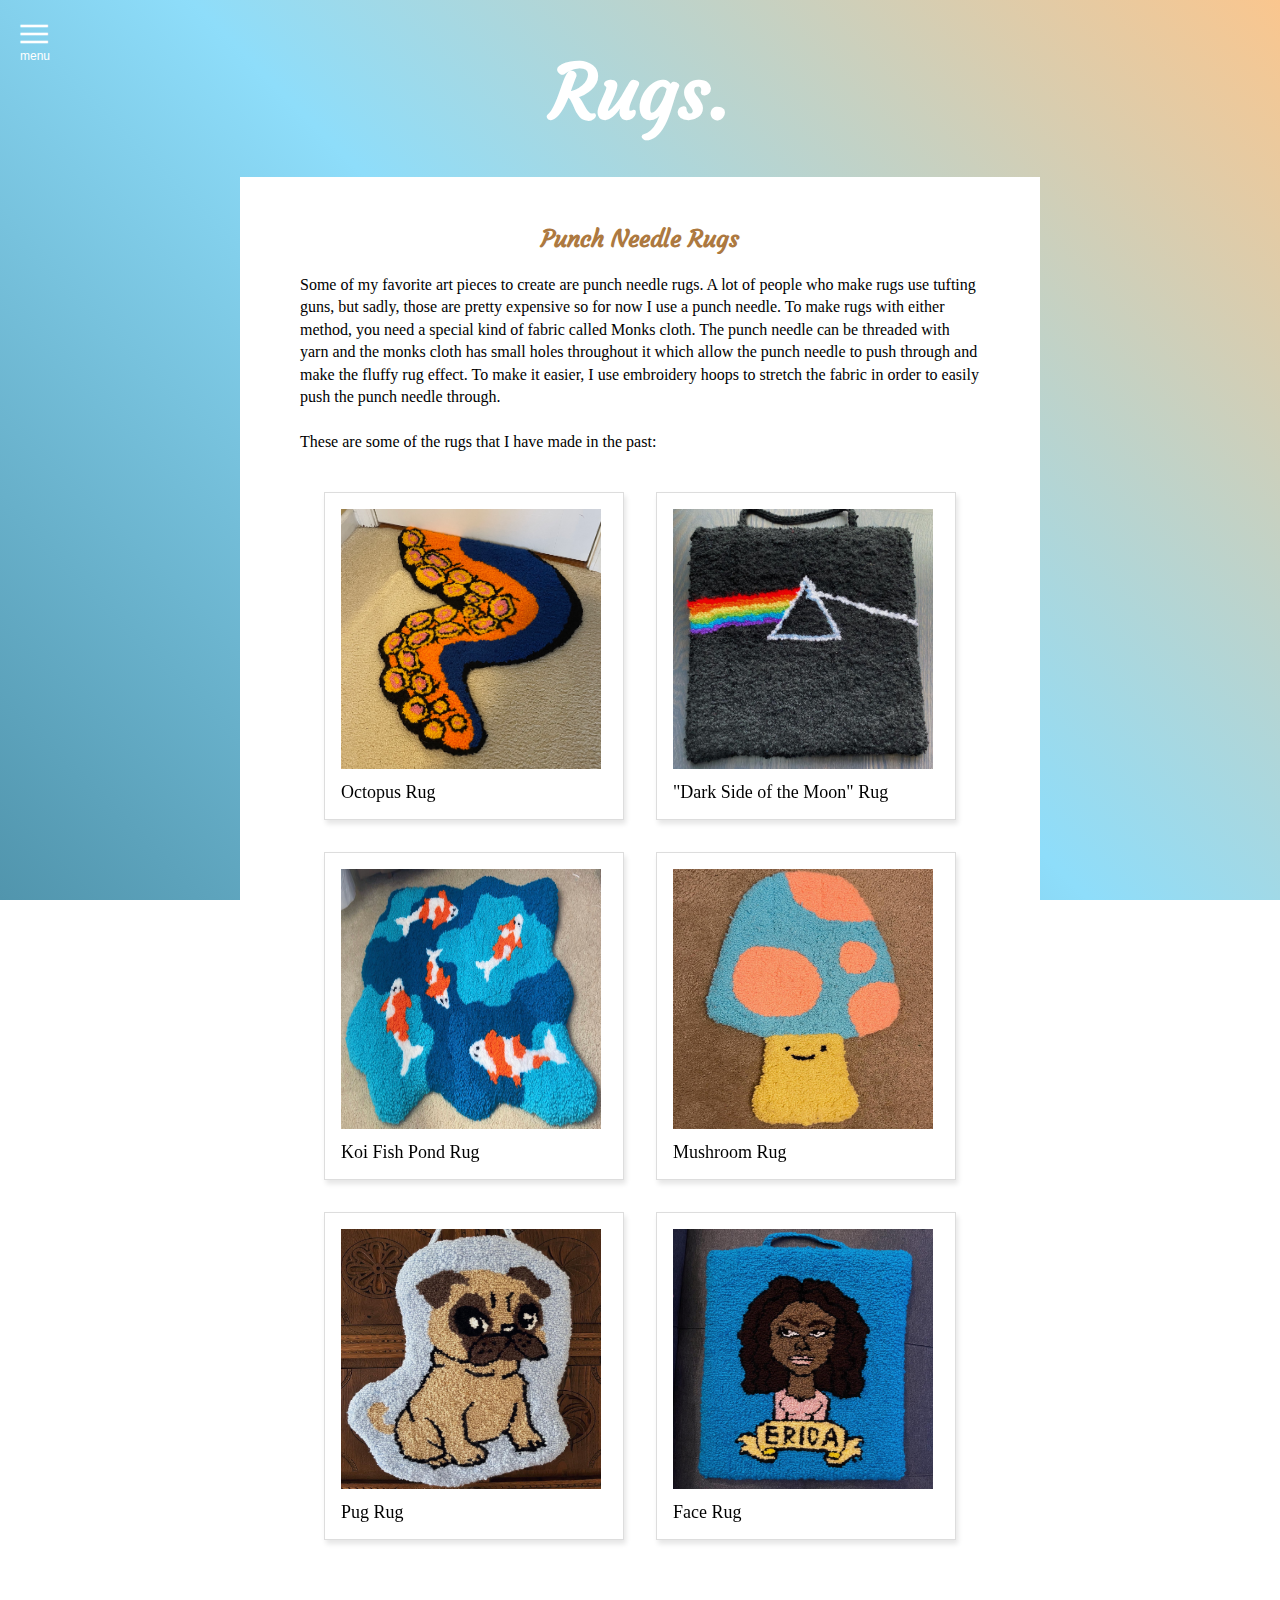
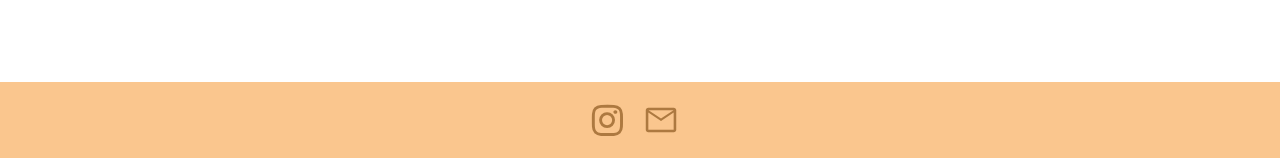
<file: rugs.html>
<!DOCTYPE html>
<html lang="en">
<!--
    I360 Web Design Template
-->
<head>
    <meta charset="UTF-8">
    <meta name="viewport" content="width=device-width, initial-scale=1.0">
    <meta http-equiv="X-UA-Compatible" content="ie=edge">
    <title>Final Project</title>
    <!-- resets browser defaults -->
    <link rel="stylesheet" type="text/css" href="css/normalize.css">
    <!-- custom styles -->
    <link rel="stylesheet" type="text/css" href="css/styles.css">
    <!-- Google Font -->
    <link rel="preconnect" href="https://fonts.googleapis.com">
    <link rel="preconnect" href="https://fonts.gstatic.com" crossorigin>
    <link href="https://fonts.googleapis.com/css2?family=Courgette&family=Montserrat&display=swap" rel="stylesheet">
    <!-- Animate.css -->
    <link rel="stylesheet" href="https://cdnjs.cloudflare.com/ajax/libs/animate.css/4.1.1/animate.min.css"/>
    <!-- Google Icon -->
    <link rel="stylesheet" href="https://fonts.googleapis.com/css2?family=Material+Symbols+Outlined:opsz,wght,FILL,GRAD@20..48,100..700,0..1,-50..200" />
    <link rel="stylesheet" href="https://fonts.googleapis.com/css2?family=Material+Symbols+Outlined:opsz,wght,FILL,GRAD@20..48,100..700,0..1,-50..200" />
    <!-- Hover CSS -->
	<link rel="stylesheet" href="plugins/hover/hover.css">
	<!-- Swipebox Plugin CSS -->
	<link rel="stylesheet" href="plugins/swipebox/css/swipebox.css">
    <!-- Instagram Icon - from W3Schools -->
    <link rel="stylesheet" href="https://cdnjs.cloudflare.com/ajax/libs/font-awesome/4.7.0/css/font-awesome.min.css">
</head>
<body>
    <h1 class="welcome animate__animated animate__bounce">Rugs.</h1>
    <!-- Navigation -->
		<nav id="mySidenav" class="sidenav">
			<ul>
				<li><a class="closebtn">&times;</a></li>
                <li><a href="index.html">Home</a></li>
				<li><a href="rugs.html">Rugs</a></li>
				<li><a href="crochet.html">Crochet</a></li>
				<li><a href="upcycling.html">Upcycling</a></li>
				<li><a href="sketching.html">Sketching</a></li>
			</ul>
		</nav>

		<!-- Use any element to open the sidenav -->
		<div class="openbtn">
			<span class="material-symbols-outlined menu-button">menu</span>
			<span class="menu-text">menu</span>
		</div>

		<div class="all-over-bkg"></div>
    
    <!-- Main Content -->
    <div class="container">
        <h2 class="center"> Punch Needle Rugs </h2>
        <p> 
            Some of my favorite art pieces to create are punch needle rugs. A lot of people who make rugs use 
            tufting guns, but sadly, those are pretty expensive so for now I use a punch needle. To make rugs with 
            either method, you need a special kind of fabric called Monks cloth. The punch needle can be threaded with yarn
            and the monks cloth has small holes throughout it which allow the punch needle to push through and make the fluffy
            rug effect. To make it easier, I use embroidery hoops to stretch the fabric in order to easily push the punch needle
            through.
            <br><br>
            These are some of the rugs that I have made in the past:
            <br><br>
        </p>

        <div class = "gallery">
            <a rel="gallery-1" href="images/rugs/octopus.jpeg" class="swipebox hvr-rotate" title="Octopus Rug">
                <figure>
                    <img src="images/rugs/octopus.jpeg" alt="octopus rug">
                    <figcaption>Octopus Rug</figcaption>
                </figure>
            </a>

            <a rel="gallery-1" href="images/rugs/floyd.JPG" class="swipebox hvr-rotate" title="Pink Floyd Rug">
                <figure>
                    <img src="images/rugs/floyd.JPG" alt="pink floyd rug">
                    <figcaption>"Dark Side of the Moon" Rug</figcaption>
                </figure>
            </a>

            <a rel="gallery-1" href="images/rugs/koi.jpg" class="swipebox hvr-rotate" title="Koi Fish Pond Rug">
                <figure>
                    <img src="images/rugs/koi.jpg" alt="koi fish rug">
                    <figcaption>Koi Fish Pond Rug</figcaption>
                </figure>
            </a>

            <a rel="gallery-1" href="images/rugs/mush.JPG" class="swipebox hvr-rotate" title="Mushroom Rug">
                <figure>
                    <img src="images/rugs/mush.JPG" alt="mushroom rug">
                    <figcaption>Mushroom Rug</figcaption>
                </figure>
            </a>

            <a rel="gallery-1" href="images/rugs/pug.JPG" class="swipebox hvr-rotate" title="Pug Rug">
                <figure>
                    <img src="images/rugs/pug.JPG" alt="pug rug">
                    <figcaption>Pug Rug</figcaption>
                </figure>
            </a>

            <a rel="gallery-1" href="images/rugs/erica.JPG" class="swipebox hvr-rotate" title="Erica Rug">
                <figure>
                    <img src="images/rugs/erica.JPG" alt="erica rug">
                    <figcaption>Face Rug</figcaption>
                </figure>
            </a>
        </div>

    </div>

    <footer>
        <div class="socials">
            <a href="https://www.instagram.com/kotten.designs/?hl=en" id="insta" class="fa fa-instagram hvr-shrink"></a>
            <a href="mailto:kotten@iu.edu" id="mail" class="material-symbols-outlined hvr-shrink">mail</a>
        </div>
    </footer>

    <!-- JAVASCRIPT -->
    <!-- Nav Bar -->
    <script src="js/nav.js"></script>
    <!-- Swipebox -->
    <script src="plugins/swipebox/lib/jquery-3.5.1.min.js"></script>
		<script src="plugins/swipebox/js/jquery.swipebox.js"></script>
		<script>
			;( function( $ ) {

				$( '.swipebox' ).swipebox();

			} )( jQuery );
		</script>
</body>
</html>
</file>
<file: css/styles.css>
/* natural box model */
html {
  box-sizing: border-box;
}
*, *:before, *:after {
  box-sizing: inherit;
}

/* UTILITIES */

/* hides an element on screen, but not from screen readers */
.sr-only {
  position: absolute;
  width: 1px;
  height: 1px;
  padding: 0;
  margin: -1px;
  overflow: hidden;
  clip: rect(0, 0, 0, 0);
  border: 0;
}

/* no break */
.nobr {
  white-space: nowrap;
}

/* START STYLES HERE */

/* Colors */
:root {
  --deepBlue: #5195AD;
  --lightestBlue: #ABE9FF;
  --lightBlue: #8EDDFA;
  --peach: #FAC68E;
  --tan: #AD7940;
}

/* Animate.css */
:root {
  --animate-duration: 800ms;
  --animate-delay: 0.9s;
}

.animate__animated.animate__bounce {
  --animate-duration: 2s;
}

/* Structure */
body {
  background: linear-gradient(45deg, var(--deepBlue), var(--lightBlue), var(--peach)) no-repeat center center fixed;
  background-size: cover;
}

.container {
  width: 100%;
  background: white;
  margin: 0 auto;
  padding-left: 60px;
  padding-right: 60px;
  padding-bottom: 60px;
  padding-top: 30px;
  margin-bottom: 50px;
}

.intro {
  display: flex;
  flex-flow: column wrap;
  padding-top: 10px;
  align-items: center;
}

/* Typography */

h1, p {
  font-family: 'Avenir';
}

h2 {
  font-family: 'Courgette', cursive;
  color: var(--tan);
}

p {
  line-height: 1.4em;
}

.welcome {
  font-family: 'Courgette', cursive;
  color: white;
  text-align: center;
  font-size: 75px;
  margin-bottom: 40px;

  animation: bounce; 
  animation-duration: 2s;
}

.intro-text {
  font-family: 'Montserrat', sans-serif;
  padding-top: 35px;
  font-size: 17px;
  text-align: center;
}

.name {
  font-family: 'Courgette', cursive;
  font-size: 22px;
  color: var(--deepBlue);
}

/* Images */

.intro-pic {
  width: 200px;
  height: 200px;
}

/* Horizontal Line */

hr {
  margin-top: 50px;
  margin-bottom: 20px;
  border-bottom: 1px solid var(--lightBlue);
}

/* Art Medium Buttons */

.button {
  background: linear-gradient(0.25turn, var(--peach), var(--deepBlue), var(--lightestBlue));
  border: none;
  color: white;
  padding: 15px 32px;
  text-align: center;
  text-decoration: none;
  display: inline-block;
  font-size: 30px;
  font-family: 'Avenir';
  font-weight: bold;
  margin-top: 45px;
}

.mediums {
  display: flex;
  flex-flow: column wrap;
}

/* Navigation */

.material-symbols-outlined {
  font-variation-settings:
  'FILL' 0,
  'wght' 500,
  'GRAD' 0,
  'opsz' 48
}

.openbtn {
    position: absolute;
    left: 20px;
    top: 10px;
    color: white;
    font-family: 'PT Sans', sans-serif;
}
.openbtn:hover {
    color: var(--peach);
    cursor: pointer;
}
.menu-button {
    font-size: 36px !important;
    position: relative;
    top: 6px;
    left: -4px;
}
.menu-text {
    font-size: 12px;
    display: block;
}
ul {
    margin: 0;
    padding: 0;
}
li {
    list-style-type: none;
}

/* The side navigation menu */
.all-over-bkg {
    display: none;
}

.is-visible {
    background-color: rgba(0,0,0,0.4);
    position: absolute;
    top: 0;
    left: 0;
    height: 100vh;
    width: 100%;
    z-index: 9999;
    display: block;
}

#mySidenav {
    z-index: 10000;
}

.sidenav {
    height: 100%; /* 100% Full-height */
    width: 0; /* 0 width - change this with JavaScript */
    position: fixed; /* Stay in place */
    z-index: 1; /* Stay on top */
    top: 0; /* Stay at the top */
    left: 0;
    overflow-x: hidden; /* Disable horizontal scroll */
    padding-top: 60px; /* Place content 60px from the top */
    transition: 0.5s; /* 0.5 second transition effect to slide in the sidenav */
    background-color: var(--lightestBlue);  
}
  
/* The navigation menu links */
.sidenav a {
    padding: 8px 8px 8px 32px;
    text-decoration: none;
    font-size: 25px;
    color: #818181;
    display: block;
    transition: 0.3s;
    font-family: 'Avenir';
    color: black;
}

/* When you mouse over the navigation links, change their color */
.sidenav a:hover {
    color: grey;
}

/* Position and style the close button (top right corner) */
.sidenav .closebtn {
    position: absolute;
    top: 0;
    right: 25px;
    font-size: 36px;
    margin-left: 50px;
}

/* Gallery Items */

.item {
  margin: 0.5em;
}

.gallery a {
  text-decoration: none;
  color: black;
}

.gallery figure:hover {
  opacity: 0.92;
}

.gallery figure {
  margin: 0 16px 32px;
  padding: 1.0em;
  background-color: white;
  border: thin solid #ddd;
  box-shadow: 2px 4px 5px rgba(230, 230, 230, 1);
  max-width: 300px;
}

.gallery figure img {
  width: 260px;
  height: 260px;
}

.gallery figcaption {
  padding-top: 0.5em;
  font-family: 'Avenir';
  font-size: 18px;
  width: 300px;
}

.gallery {
  display: flex;
  flex-flow: row wrap;
  justify-content: center;
}

/* Star Icon */
.material-symbols-outlined .star {
  font-variation-settings:
  'FILL' 0,
  'wght' 400,
  'GRAD' 0,
  'opsz' 48
}

/* Crochet */
.david {
  width: 300px;
  height: 270px;
  border-radius: 25%;
  border: 15px solid var(--lightBlue);
  margin: 15px 0px;
}

.crochet-intro {
  display: flex;
  flex-flow: column nowrap;
  align-items: center;
}

.crochet-intro-text {
  margin-top: 0px;
}

.crochet-text {
  display: flex;
  flex-flow: column nowrap;
  text-align: center;
  margin-top: 5px;
}

.center {
  text-align: center;
}

/* SLIDESHOW - from W3Schools */

/* Slideshow container */
.slideshow-container {
  max-width: 1000px;
  position: relative;
  margin: auto;
}

/* Hide the images by default */
.mySlides {
  display: none;
}

/* Next & previous buttons */
.prev, .next {
  cursor: pointer;
  position: absolute;
  top: 50%;
  width: auto;
  margin-top: -22px;
  padding: 16px;
  color: white;
  font-weight: bold;
  font-size: 18px;
  transition: 0.6s ease;
  border-radius: 0 3px 3px 0;
  user-select: none;
}

/* Position the "next button" to the right */
.next {
  right: 0;
  border-radius: 3px 0 0 3px;
}

/* On hover, add a black background color with a little bit see-through */
.prev:hover, .next:hover {
  background-color: rgba(0,0,0,0.8);
}

/* Caption text */
.text {
  color: black;
  background: var(--lightestBlue);
  font-size: 15px;
  padding: 8px 12px;
  display: inline-block;
  bottom: 8px;
  width: 100%;
  text-align: center;
  font-family: 'Avenir';
}

/* Number text (1/3 etc) */
.numbertext {
  color: #f2f2f2;
  font-size: 12px;
  padding: 8px 12px;
  position: absolute;
  top: 0;
}

/* The dots/bullets/indicators */
.dot {
  cursor: pointer;
  height: 15px;
  width: 15px;
  margin: 0 2px;
  background-color: #bbb;
  border-radius: 50%;
  display: inline-block;
  transition: background-color 0.6s ease;
}

.active, .dot:hover {
  background-color: #717171;
}

.fade {
  animation-name: fade;
  animation-duration: 1.5s;
}

/* Footer */
footer {
  background: var(--peach);
}

#insta {
  font-size: 36px;
  padding: 20px 10px;
  color: var(--tan);
  text-decoration: none;
}

#mail {
  font-size: 36px;
  padding: 20px 10px;
  color: var(--tan);
  text-decoration: none;
}

.socials {
  display: flex;
  flex-flow: row nowrap;
  justify-content: center;
  padding-right: 10px;
}


/* MEDIA QUERIES FROM SMALLEST TO LARGEST = MOBILE FIRST */
/* Extra small devices (portrait phones, less than 576px)
No media query for `xs` since this is the default */

/* Small devices (landscape phones, 576px and up) */
@media (min-width: 576px) { 
  .intro {
    flex-flow: row nowrap;
  } 
  .container {
    width: 100%;
  }
  .intro-text {
    padding-left: 50px;
    text-align: left;
  }
  .crochet-intro {
    flex-flow: row wrap;
    justify-content: center;
  }
  .crochet-text {
    padding-right: 40px;
  }
  hr {
    margin-top: 65px;
  }
}

/* Medium devices (tablets, 768px and up) */
@media (min-width: 768px) {
  .intro {
    flex-flow: row nowrap;
  } 
  .container {
    width: 800px;
  }
  .intro-text {
    padding-left: 50px;
    text-align: left;
  }
  .crochet-intro {
    flex-flow: row nowrap;
  }
  .crochet-text {
    padding-right: 40px;
  }
  hr {
    margin-top: 65px;
  }
}

/* Large devices (desktops, 992px and up) */
@media (min-width: 992px) {
  .intro {
    flex-flow: row nowrap;
  } 
  .container {
    width: 800px;
  }
  .intro-text {
    padding-left: 50px;
    text-align: left;
  }
  .crochet-intro {
    flex-flow: row nowrap;
  }
  .crochet-text {
    padding-right: 40px;
  }
  hr {
    margin-top: 65px;
  }
}

/* Extra large devices (large desktops, 1200px and up) */
@media (min-width: 1200px) {
  .intro {
    flex-flow: row nowrap;
  } 
  .container {
    width: 800px;
  }
  .intro-text {
    padding-left: 50px;
    text-align: left;
  }
  .crochet-intro {
    flex-flow: row nowrap;
  }
  .crochet-text {
    padding-right: 40px;
  }
  hr {
    margin-top: 65px;
  }
}
</file>
<file: plugins/swipebox/css/swipebox.css>
/*! Swipebox v1.3.0 | Constantin Saguin csag.co | MIT License | github.com/brutaldesign/swipebox */
html.swipebox-html.swipebox-touch {
  overflow: hidden !important;
}

#swipebox-overlay img {
  border: none !important;
}

#swipebox-overlay {
  width: 100%;
  height: 100%;
  position: fixed;
  top: 0;
  left: 0;
  z-index: 99999 !important;
  overflow: hidden;
  -webkit-user-select: none;
     -moz-user-select: none;
      -ms-user-select: none;
          user-select: none;
}

#swipebox-container {
  position: relative;
  width: 100%;
  height: 100%;
}

#swipebox-slider {
  -webkit-transition: -webkit-transform 0.4s ease;
          transition: transform 0.4s ease;
  height: 100%;
  left: 0;
  top: 0;
  width: 100%;
  white-space: nowrap;
  position: absolute;
  display: none;
  cursor: pointer;
}
#swipebox-slider .slide {
  height: 100%;
  width: 100%;
  line-height: 1px;
  text-align: center;
  display: inline-block;
}
#swipebox-slider .slide:before {
  content: "";
  display: inline-block;
  height: 50%;
  width: 1px;
  margin-right: -1px;
}
#swipebox-slider .slide img,
#swipebox-slider .slide .swipebox-video-container,
#swipebox-slider .slide .swipebox-inline-container {
  display: inline-block;
  max-height: 100%;
  max-width: 100%;
  margin: 0;
  padding: 0;
  width: auto;
  height: auto;
  vertical-align: middle;
}
#swipebox-slider .slide .swipebox-video-container {
  background: none;
  max-width: 1140px;
  max-height: 100%;
  width: 100%;
  padding: 5%;
  -webkit-box-sizing: border-box;
          box-sizing: border-box;
}
#swipebox-slider .slide .swipebox-video-container .swipebox-video {
  width: 100%;
  height: 0;
  padding-bottom: 56.25%;
  overflow: hidden;
  position: relative;
}
#swipebox-slider .slide .swipebox-video-container .swipebox-video iframe {
  width: 100% !important;
  height: 100% !important;
  position: absolute;
  top: 0;
  left: 0;
}
#swipebox-slider .slide-loading {
  background: url(../img/loader.gif) no-repeat center center;
}

#swipebox-bottom-bar,
#swipebox-top-bar {
  -webkit-transition: 0.5s;
          transition: 0.5s;
  position: absolute;
  left: 0;
  z-index: 999;
  height: 50px;
  width: 100%;
}

#swipebox-bottom-bar {
  bottom: -50px;
}
#swipebox-bottom-bar.visible-bars {
  -webkit-transform: translate3d(0, -50px, 0);
          transform: translate3d(0, -50px, 0);
}

#swipebox-top-bar {
  top: -50px;
}
#swipebox-top-bar.visible-bars {
  -webkit-transform: translate3d(0, 50px, 0);
          transform: translate3d(0, 50px, 0);
}

#swipebox-title {
  display: block;
  width: 100%;
  text-align: center;
}

#swipebox-prev,
#swipebox-next,
#swipebox-close {
  background-image: url(../img/icons.png);
  background-repeat: no-repeat;
  border: none !important;
  text-decoration: none !important;
  cursor: pointer;
  width: 50px;
  height: 50px;
  top: 0;
}

#swipebox-arrows {
  display: block;
  margin: 0 auto;
  width: 100%;
  height: 50px;
}

#swipebox-prev {
  background-position: -32px 13px;
  float: left;
}

#swipebox-next {
  background-position: -78px 13px;
  float: right;
}

#swipebox-close {
  top: 0;
  right: 0;
  position: absolute;
  z-index: 9999;
  background-position: 15px 12px;
}

.swipebox-no-close-button #swipebox-close {
  display: none;
}

#swipebox-prev.disabled,
#swipebox-next.disabled {
  opacity: 0.3;
}

.swipebox-no-touch #swipebox-overlay.rightSpring #swipebox-slider {
  -webkit-animation: rightSpring 0.3s;
          animation: rightSpring 0.3s;
}
.swipebox-no-touch #swipebox-overlay.leftSpring #swipebox-slider {
  -webkit-animation: leftSpring 0.3s;
          animation: leftSpring 0.3s;
}

.swipebox-touch #swipebox-container:before, .swipebox-touch #swipebox-container:after {
  -webkit-backface-visibility: hidden;
          backface-visibility: hidden;
  -webkit-transition: all .3s ease;
          transition: all .3s ease;
  content: ' ';
  position: absolute;
  z-index: 999;
  top: 0;
  height: 100%;
  width: 20px;
  opacity: 0;
}
.swipebox-touch #swipebox-container:before {
  left: 0;
  -webkit-box-shadow: inset 10px 0px 10px -8px #656565;
          box-shadow: inset 10px 0px 10px -8px #656565;
}
.swipebox-touch #swipebox-container:after {
  right: 0;
  -webkit-box-shadow: inset -10px 0px 10px -8px #656565;
          box-shadow: inset -10px 0px 10px -8px #656565;
}
.swipebox-touch #swipebox-overlay.leftSpringTouch #swipebox-container:before {
  opacity: 1;
}
.swipebox-touch #swipebox-overlay.rightSpringTouch #swipebox-container:after {
  opacity: 1;
}

@-webkit-keyframes rightSpring {
  0% {
    left: 0;
  }

  50% {
    left: -30px;
  }

  100% {
    left: 0;
  }
}

@keyframes rightSpring {
  0% {
    left: 0;
  }

  50% {
    left: -30px;
  }

  100% {
    left: 0;
  }
}
@-webkit-keyframes leftSpring {
  0% {
    left: 0;
  }

  50% {
    left: 30px;
  }

  100% {
    left: 0;
  }
}
@keyframes leftSpring {
  0% {
    left: 0;
  }

  50% {
    left: 30px;
  }

  100% {
    left: 0;
  }
}
@media screen and (min-width: 800px) {
  #swipebox-close {
    right: 10px;
  }

  #swipebox-arrows {
    width: 92%;
    max-width: 800px;
  }
}
/* Skin 
--------------------------*/
#swipebox-overlay {
  background: #0d0d0d;
}

#swipebox-bottom-bar,
#swipebox-top-bar {
  text-shadow: 1px 1px 1px black;
  background: #000;
  opacity: 0.95;
}

#swipebox-top-bar {
  color: white !important;
  font-size: 15px;
  line-height: 43px;
  font-family: Helvetica, Arial, sans-serif;
}
</file>
